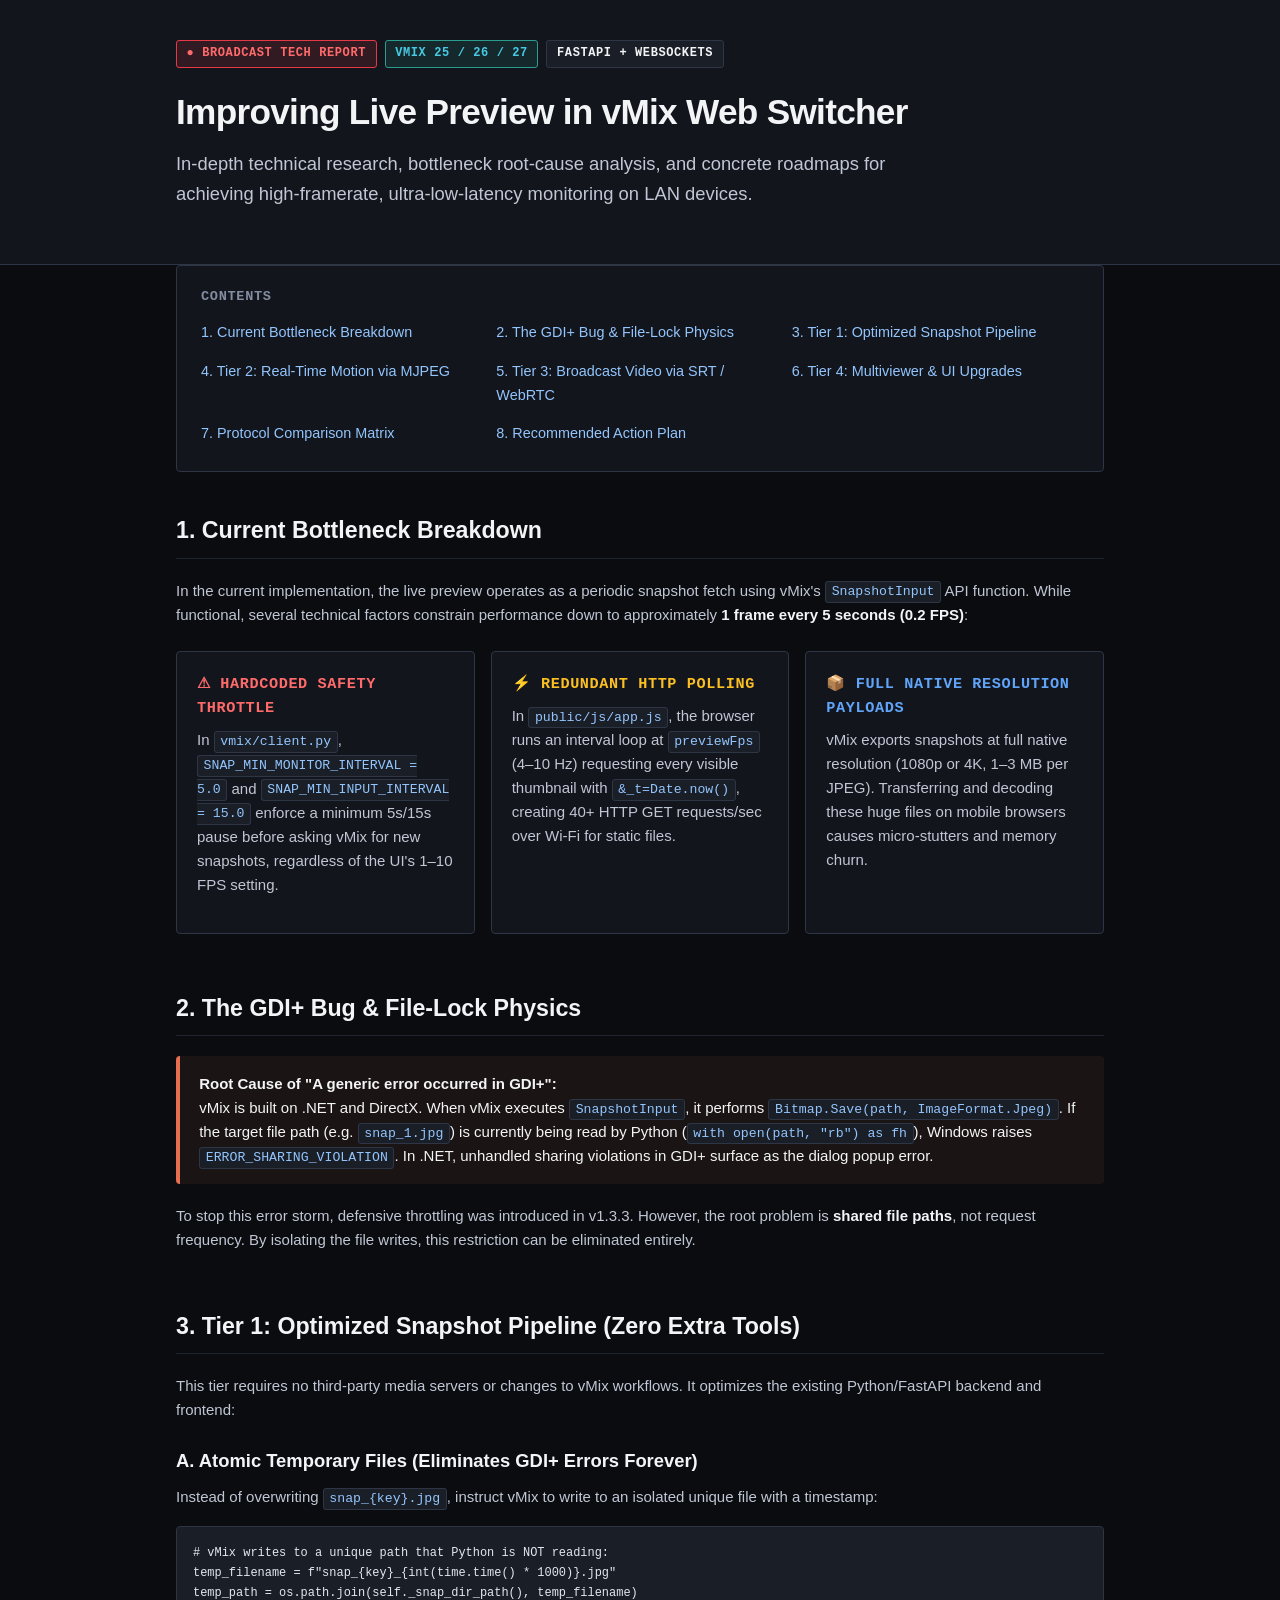
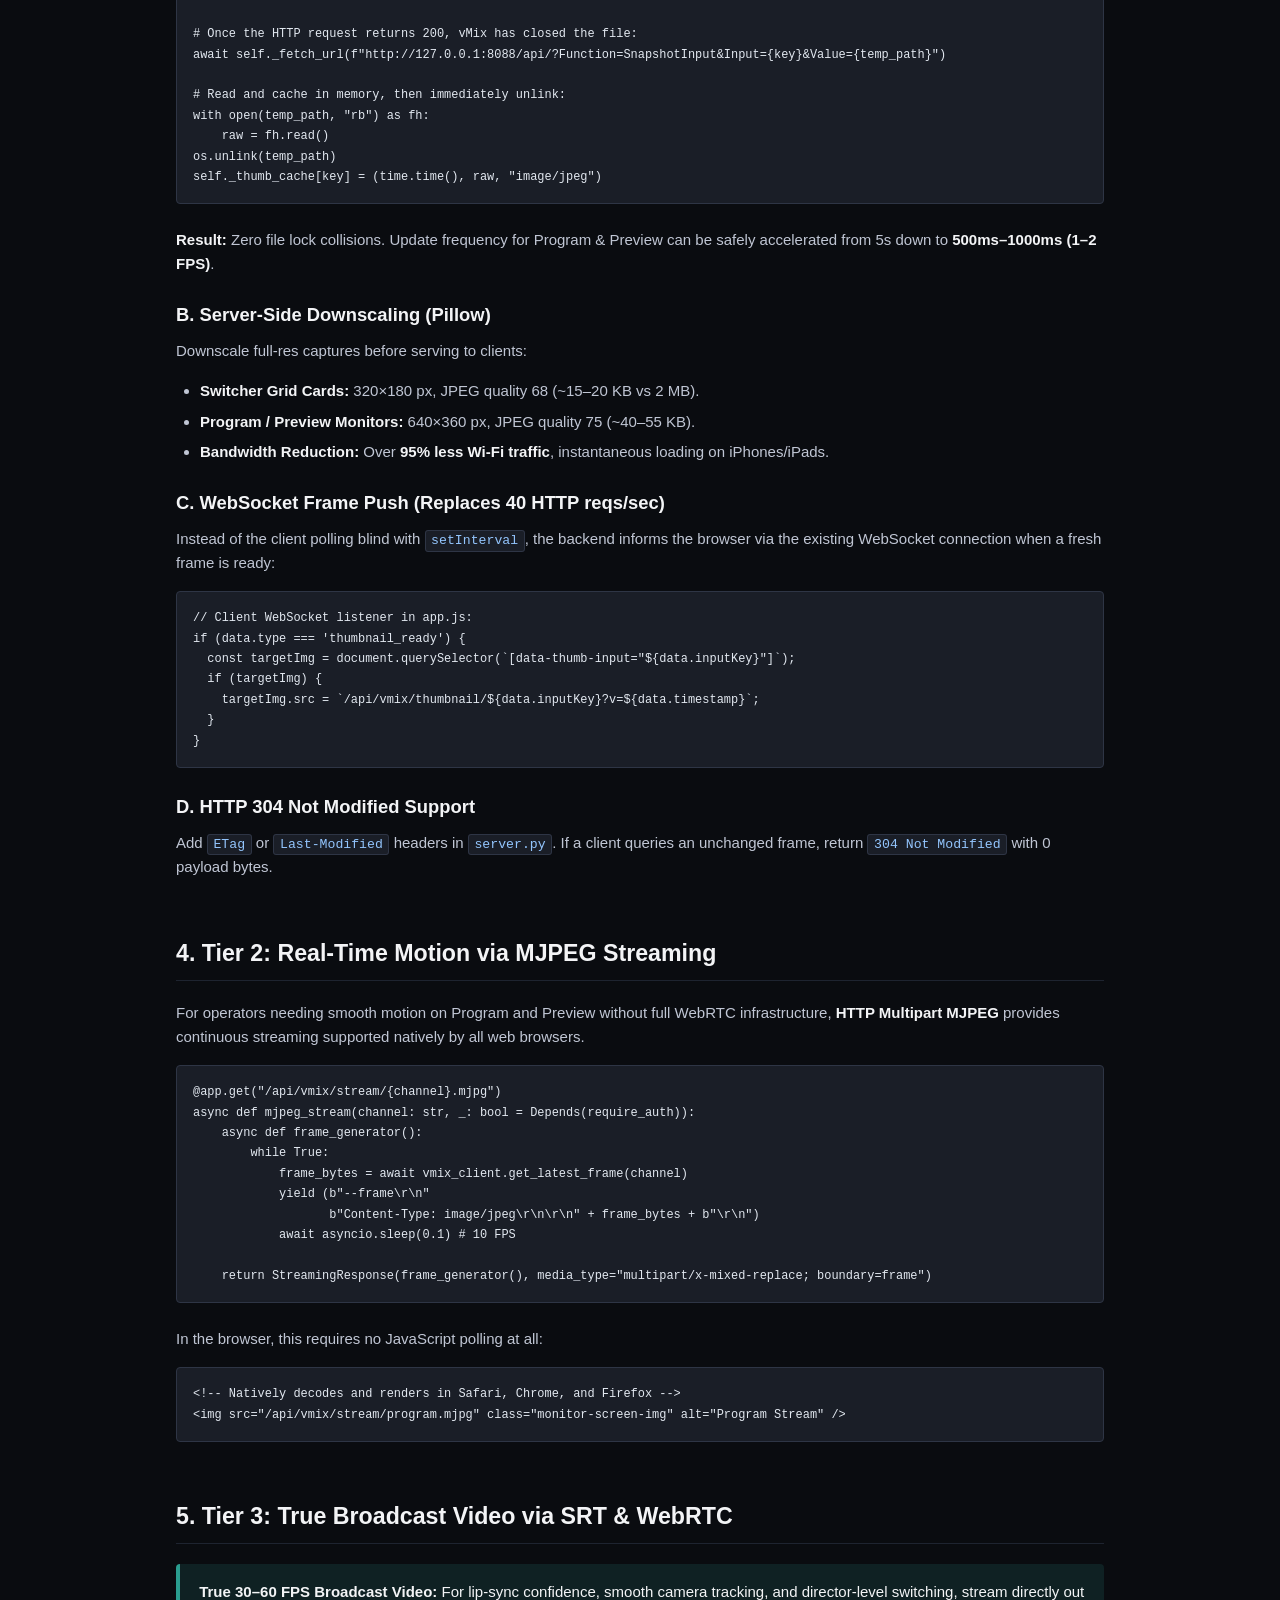
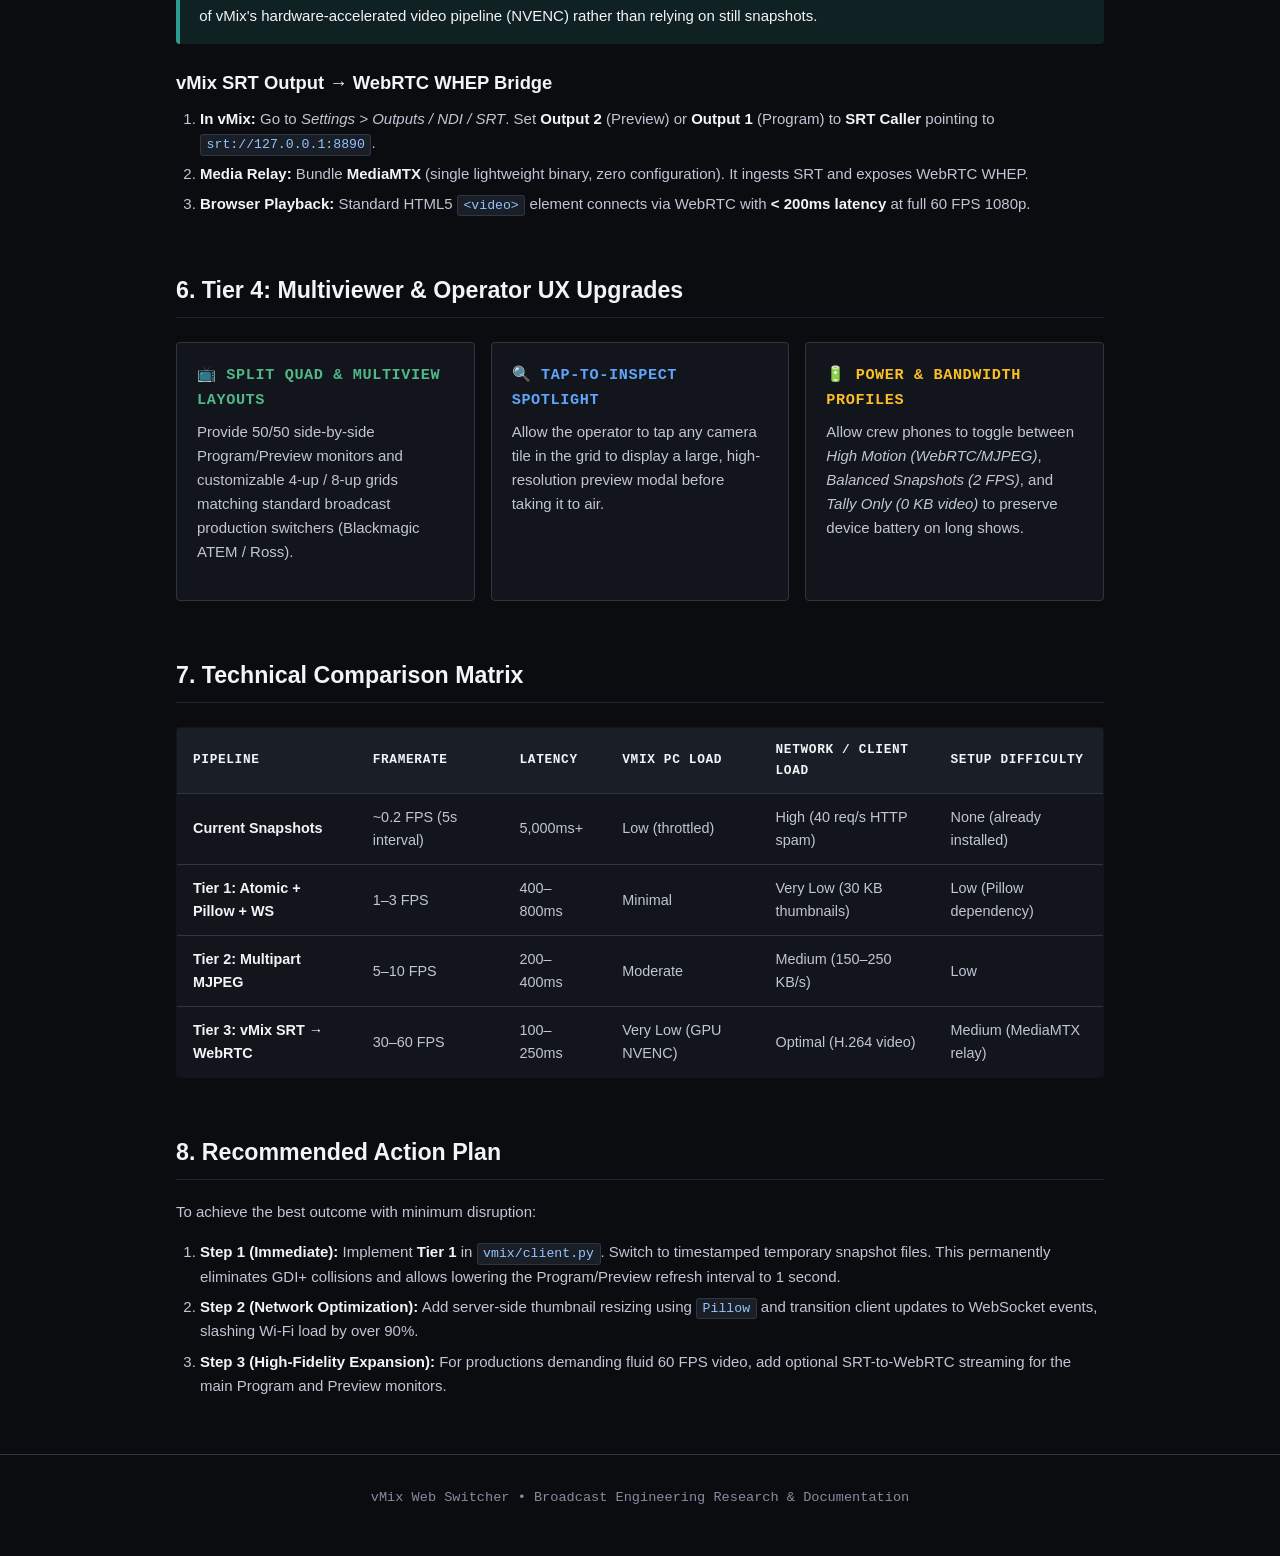
<file: public/live-preview-research.html>
<!DOCTYPE html>
<html lang="en">
<head>
  <meta charset="UTF-8">
  <meta name="viewport" content="width=device-width, initial-scale=1.0">
  <title>vMix Web Switcher — Live Preview Research & Architecture Guide</title>
  <style>
    :root {
      --bg-0: #0a0c10;
      --bg-1: #12151c;
      --bg-2: #1a1e27;
      --bg-3: #242936;
      --line: #2e3545;
      --line-subtle: #1e2430;
      --ink-1: #f3f4f6;
      --ink-2: #c0c6d4;
      --ink-3: #848da0;
      --live: #e63946;
      --live-bg: rgba(230, 57, 70, 0.15);
      --next: #2a9d8f;
      --next-bg: rgba(42, 157, 143, 0.15);
      --accent: #3b82f6;
      --accent-bg: rgba(59, 130, 246, 0.15);
      --warn: #e76f51;
      --mono: ui-monospace, "SFMono-Regular", "Menlo", "Consolas", monospace;
      --font: -apple-system, BlinkMacSystemFont, "Segoe UI", Roboto, "Helvetica Neue", sans-serif;
    }

    * { box-sizing: border-box; margin: 0; padding: 0; }

    body {
      background-color: var(--bg-0);
      color: var(--ink-1);
      font-family: var(--font);
      font-size: 15px;
      line-height: 1.6;
      padding: 0;
    }

    header {
      background: var(--bg-1);
      border-bottom: 1px solid var(--line);
      padding: 2.5rem 1.5rem;
    }

    .container {
      max-width: 960px;
      margin: 0 auto;
      padding: 0 1rem;
    }

    .badge-bar {
      display: flex;
      gap: 0.5rem;
      align-items: center;
      margin-bottom: 1rem;
      flex-wrap: wrap;
    }

    .badge {
      display: inline-flex;
      align-items: center;
      gap: 0.4rem;
      padding: 0.2rem 0.6rem;
      font-size: 0.75rem;
      font-weight: 700;
      font-family: var(--mono);
      text-transform: uppercase;
      letter-spacing: 0.05em;
      border-radius: 3px;
      border: 1px solid var(--line);
      background: var(--bg-2);
    }

    .badge-live {
      background: var(--live-bg);
      border-color: var(--live);
      color: #ff6b6b;
    }

    .badge-next {
      background: var(--next-bg);
      border-color: var(--next);
      color: #48cae4;
    }

    h1 {
      font-size: 2.2rem;
      font-weight: 800;
      letter-spacing: -0.02em;
      margin-bottom: 0.6rem;
      color: var(--ink-1);
    }

    .lead {
      font-size: 1.15rem;
      color: var(--ink-2);
      max-width: 780px;
    }

    main {
      padding: 2.5rem 0 5rem 0;
    }

    section {
      margin-bottom: 3.5rem;
    }

    h2 {
      font-size: 1.45rem;
      font-weight: 750;
      color: var(--ink-1);
      margin-bottom: 1.25rem;
      padding-bottom: 0.5rem;
      border-bottom: 1px solid var(--line-subtle);
      display: flex;
      align-items: center;
      gap: 0.6rem;
    }

    h3 {
      font-size: 1.15rem;
      font-weight: 700;
      color: var(--ink-1);
      margin: 1.5rem 0 0.6rem 0;
    }

    p {
      margin-bottom: 1rem;
      color: var(--ink-2);
    }

    strong {
      color: var(--ink-1);
    }

    ul, ol {
      margin-left: 1.5rem;
      margin-bottom: 1.25rem;
      color: var(--ink-2);
    }

    li {
      margin-bottom: 0.4rem;
    }

    .card-grid {
      display: grid;
      grid-template-columns: repeat(auto-fit, minmax(280px, 1fr));
      gap: 1rem;
      margin: 1.5rem 0;
    }

    .card {
      background: var(--bg-1);
      border: 1px solid var(--line);
      border-radius: 4px;
      padding: 1.25rem;
    }

    .card-title {
      font-size: 0.95rem;
      font-weight: 700;
      text-transform: uppercase;
      letter-spacing: 0.04em;
      margin-bottom: 0.5rem;
      font-family: var(--mono);
      display: flex;
      align-items: center;
      gap: 0.4rem;
    }

    .card-title.red { color: #ff6b6b; }
    .card-title.green { color: #52b788; }
    .card-title.blue { color: #60a5fa; }
    .card-title.amber { color: #fbbf24; }

    pre {
      background: var(--bg-2);
      border: 1px solid var(--line);
      border-radius: 4px;
      padding: 1rem;
      overflow-x: auto;
      font-family: var(--mono);
      font-size: 0.85rem;
      color: #e2e8f0;
      margin: 1rem 0 1.5rem 0;
      line-height: 1.5;
    }

    code {
      font-family: var(--mono);
      font-size: 0.88em;
      background: var(--bg-2);
      padding: 0.15rem 0.35rem;
      border-radius: 3px;
      border: 1px solid var(--line);
      color: #93c5fd;
    }

    pre code {
      background: transparent;
      padding: 0;
      border: none;
      color: inherit;
    }

    table {
      width: 100%;
      border-collapse: collapse;
      margin: 1.5rem 0;
      background: var(--bg-1);
      border: 1px solid var(--line);
      border-radius: 4px;
      overflow: hidden;
    }

    th, td {
      padding: 0.75rem 1rem;
      text-align: left;
      border-bottom: 1px solid var(--line);
      font-size: 0.9rem;
    }

    th {
      background: var(--bg-2);
      color: var(--ink-1);
      font-weight: 700;
      font-family: var(--mono);
      font-size: 0.8rem;
      text-transform: uppercase;
      letter-spacing: 0.05em;
    }

    td {
      color: var(--ink-2);
    }

    tr:last-child td {
      border-bottom: none;
    }

    .alert {
      padding: 1rem 1.2rem;
      border-radius: 4px;
      border-left: 4px solid var(--accent);
      background: var(--bg-1);
      margin: 1.25rem 0;
    }

    .alert-warn {
      border-left-color: var(--warn);
      background: rgba(231, 111, 81, 0.08);
    }

    .alert-success {
      border-left-color: var(--next);
      background: var(--next-bg);
    }

    .nav-toc {
      background: var(--bg-1);
      border: 1px solid var(--line);
      border-radius: 4px;
      padding: 1.25rem 1.5rem;
      margin-bottom: 2.5rem;
    }

    .nav-toc h4 {
      font-size: 0.85rem;
      text-transform: uppercase;
      font-family: var(--mono);
      letter-spacing: 0.05em;
      margin-bottom: 0.75rem;
      color: var(--ink-3);
    }

    .nav-toc ul {
      list-style: none;
      margin-left: 0;
      margin-bottom: 0;
      display: grid;
      grid-template-columns: repeat(auto-fit, minmax(240px, 1fr));
      gap: 0.5rem;
    }

    .nav-toc a {
      color: #93c5fd;
      text-decoration: none;
      font-size: 0.9rem;
    }

    .nav-toc a:hover {
      text-decoration: underline;
    }

    footer {
      border-top: 1px solid var(--line);
      padding: 2rem 0;
      text-align: center;
      color: var(--ink-3);
      font-size: 0.85rem;
      font-family: var(--mono);
    }
  </style>
</head>
<body>

<header>
  <div class="container">
    <div class="badge-bar">
      <span class="badge badge-live">● BROADCAST TECH REPORT</span>
      <span class="badge badge-next">vMix 25 / 26 / 27</span>
      <span class="badge">FASTAPI + WEBSOCKETS</span>
    </div>
    <h1>Improving Live Preview in vMix Web Switcher</h1>
    <p class="lead">In-depth technical research, bottleneck root-cause analysis, and concrete roadmaps for achieving high-framerate, ultra-low-latency monitoring on LAN devices.</p>
  </div>
</header>

<main class="container">
  <!-- Table of Contents -->
  <nav class="nav-toc">
    <h4>Contents</h4>
    <ul>
      <li><a href="#section-1">1. Current Bottleneck Breakdown</a></li>
      <li><a href="#section-2">2. The GDI+ Bug & File-Lock Physics</a></li>
      <li><a href="#section-3">3. Tier 1: Optimized Snapshot Pipeline</a></li>
      <li><a href="#section-4">4. Tier 2: Real-Time Motion via MJPEG</a></li>
      <li><a href="#section-5">5. Tier 3: Broadcast Video via SRT / WebRTC</a></li>
      <li><a href="#section-6">6. Tier 4: Multiviewer & UI Upgrades</a></li>
      <li><a href="#section-7">7. Protocol Comparison Matrix</a></li>
      <li><a href="#section-8">8. Recommended Action Plan</a></li>
    </ul>
  </nav>

  <!-- Section 1 -->
  <section id="#section-1">
    <h2>1. Current Bottleneck Breakdown</h2>
    <p>In the current implementation, the live preview operates as a periodic snapshot fetch using vMix's <code>SnapshotInput</code> API function. While functional, several technical factors constrain performance down to approximately <strong>1 frame every 5 seconds (0.2 FPS)</strong>:</p>

    <div class="card-grid">
      <div class="card">
        <div class="card-title red">⚠ Hardcoded Safety Throttle</div>
        <p>In <code>vmix/client.py</code>, <code>SNAP_MIN_MONITOR_INTERVAL = 5.0</code> and <code>SNAP_MIN_INPUT_INTERVAL = 15.0</code> enforce a minimum 5s/15s pause before asking vMix for new snapshots, regardless of the UI's 1–10 FPS setting.</p>
      </div>

      <div class="card">
        <div class="card-title amber">⚡ Redundant HTTP Polling</div>
        <p>In <code>public/js/app.js</code>, the browser runs an interval loop at <code>previewFps</code> (4–10 Hz) requesting every visible thumbnail with <code>&_t=Date.now()</code>, creating 40+ HTTP GET requests/sec over Wi-Fi for static files.</p>
      </div>

      <div class="card">
        <div class="card-title blue">📦 Full Native Resolution Payloads</div>
        <p>vMix exports snapshots at full native resolution (1080p or 4K, 1–3 MB per JPEG). Transferring and decoding these huge files on mobile browsers causes micro-stutters and memory churn.</p>
      </div>
    </div>
  </section>

  <!-- Section 2 -->
  <section id="section-2">
    <h2>2. The GDI+ Bug & File-Lock Physics</h2>
    <div class="alert alert-warn">
      <strong>Root Cause of "A generic error occurred in GDI+":</strong><br>
      vMix is built on .NET and DirectX. When vMix executes <code>SnapshotInput</code>, it performs <code>Bitmap.Save(path, ImageFormat.Jpeg)</code>. If the target file path (e.g. <code>snap_1.jpg</code>) is currently being read by Python (<code>with open(path, "rb") as fh</code>), Windows raises <code>ERROR_SHARING_VIOLATION</code>. In .NET, unhandled sharing violations in GDI+ surface as the dialog popup error.
    </div>

    <p>To stop this error storm, defensive throttling was introduced in v1.3.3. However, the root problem is <strong>shared file paths</strong>, not request frequency. By isolating the file writes, this restriction can be eliminated entirely.</p>
  </section>

  <!-- Section 3 -->
  <section id="section-3">
    <h2>3. Tier 1: Optimized Snapshot Pipeline (Zero Extra Tools)</h2>
    <p>This tier requires no third-party media servers or changes to vMix workflows. It optimizes the existing Python/FastAPI backend and frontend:</p>

    <h3>A. Atomic Temporary Files (Eliminates GDI+ Errors Forever)</h3>
    <p>Instead of overwriting <code>snap_{key}.jpg</code>, instruct vMix to write to an isolated unique file with a timestamp:</p>
    <pre><code># vMix writes to a unique path that Python is NOT reading:
temp_filename = f"snap_{key}_{int(time.time() * 1000)}.jpg"
temp_path = os.path.join(self._snap_dir_path(), temp_filename)

# Once the HTTP request returns 200, vMix has closed the file:
await self._fetch_url(f"http://127.0.0.1:8088/api/?Function=SnapshotInput&Input={key}&Value={temp_path}")

# Read and cache in memory, then immediately unlink:
with open(temp_path, "rb") as fh:
    raw = fh.read()
os.unlink(temp_path)
self._thumb_cache[key] = (time.time(), raw, "image/jpeg")</code></pre>
    <p><strong>Result:</strong> Zero file lock collisions. Update frequency for Program & Preview can be safely accelerated from 5s down to <strong>500ms–1000ms (1–2 FPS)</strong>.</p>

    <h3>B. Server-Side Downscaling (Pillow)</h3>
    <p>Downscale full-res captures before serving to clients:</p>
    <ul>
      <li><strong>Switcher Grid Cards:</strong> 320×180 px, JPEG quality 68 (~15–20 KB vs 2 MB).</li>
      <li><strong>Program / Preview Monitors:</strong> 640×360 px, JPEG quality 75 (~40–55 KB).</li>
      <li><strong>Bandwidth Reduction:</strong> Over <strong>95% less Wi-Fi traffic</strong>, instantaneous loading on iPhones/iPads.</li>
    </ul>

    <h3>C. WebSocket Frame Push (Replaces 40 HTTP reqs/sec)</h3>
    <p>Instead of the client polling blind with <code>setInterval</code>, the backend informs the browser via the existing WebSocket connection when a fresh frame is ready:</p>
    <pre><code>// Client WebSocket listener in app.js:
if (data.type === 'thumbnail_ready') {
  const targetImg = document.querySelector(`[data-thumb-input="${data.inputKey}"]`);
  if (targetImg) {
    targetImg.src = `/api/vmix/thumbnail/${data.inputKey}?v=${data.timestamp}`;
  }
}</code></pre>

    <h3>D. HTTP 304 Not Modified Support</h3>
    <p>Add <code>ETag</code> or <code>Last-Modified</code> headers in <code>server.py</code>. If a client queries an unchanged frame, return <code>304 Not Modified</code> with 0 payload bytes.</p>
  </section>

  <!-- Section 4 -->
  <section id="section-4">
    <h2>4. Tier 2: Real-Time Motion via MJPEG Streaming</h2>
    <p>For operators needing smooth motion on Program and Preview without full WebRTC infrastructure, <strong>HTTP Multipart MJPEG</strong> provides continuous streaming supported natively by all web browsers.</p>

    <pre><code>@app.get("/api/vmix/stream/{channel}.mjpg")
async def mjpeg_stream(channel: str, _: bool = Depends(require_auth)):
    async def frame_generator():
        while True:
            frame_bytes = await vmix_client.get_latest_frame(channel)
            yield (b"--frame\r\n"
                   b"Content-Type: image/jpeg\r\n\r\n" + frame_bytes + b"\r\n")
            await asyncio.sleep(0.1) # 10 FPS

    return StreamingResponse(frame_generator(), media_type="multipart/x-mixed-replace; boundary=frame")</code></pre>

    <p>In the browser, this requires no JavaScript polling at all:</p>
    <pre><code>&lt;!-- Natively decodes and renders in Safari, Chrome, and Firefox --&gt;
&lt;img src="/api/vmix/stream/program.mjpg" class="monitor-screen-img" alt="Program Stream" /&gt;</code></pre>
  </section>

  <!-- Section 5 -->
  <section id="section-5">
    <h2>5. Tier 3: True Broadcast Video via SRT & WebRTC</h2>
    <div class="alert alert-success">
      <strong>True 30–60 FPS Broadcast Video:</strong> For lip-sync confidence, smooth camera tracking, and director-level switching, stream directly out of vMix's hardware-accelerated video pipeline (NVENC) rather than relying on still snapshots.
    </div>

    <h3>vMix SRT Output → WebRTC WHEP Bridge</h3>
    <ol>
      <li><strong>In vMix:</strong> Go to <em>Settings &gt; Outputs / NDI / SRT</em>. Set <strong>Output 2</strong> (Preview) or <strong>Output 1</strong> (Program) to <strong>SRT Caller</strong> pointing to <code>srt://127.0.0.1:8890</code>.</li>
      <li><strong>Media Relay:</strong> Bundle <strong>MediaMTX</strong> (single lightweight binary, zero configuration). It ingests SRT and exposes WebRTC WHEP.</li>
      <li><strong>Browser Playback:</strong> Standard HTML5 <code>&lt;video&gt;</code> element connects via WebRTC with <strong>&lt; 200ms latency</strong> at full 60 FPS 1080p.</li>
    </ol>
  </section>

  <!-- Section 6 -->
  <section id="section-6">
    <h2>6. Tier 4: Multiviewer & Operator UX Upgrades</h2>
    <div class="card-grid">
      <div class="card">
        <div class="card-title green">📺 Split Quad & Multiview Layouts</div>
        <p>Provide 50/50 side-by-side Program/Preview monitors and customizable 4-up / 8-up grids matching standard broadcast production switchers (Blackmagic ATEM / Ross).</p>
      </div>

      <div class="card">
        <div class="card-title blue">🔍 Tap-to-Inspect Spotlight</div>
        <p>Allow the operator to tap any camera tile in the grid to display a large, high-resolution preview modal before taking it to air.</p>
      </div>

      <div class="card">
        <div class="card-title amber">🔋 Power & Bandwidth Profiles</div>
        <p>Allow crew phones to toggle between <em>High Motion (WebRTC/MJPEG)</em>, <em>Balanced Snapshots (2 FPS)</em>, and <em>Tally Only (0 KB video)</em> to preserve device battery on long shows.</p>
      </div>
    </div>
  </section>

  <!-- Section 7 -->
  <section id="section-7">
    <h2>7. Technical Comparison Matrix</h2>
    <table>
      <thead>
        <tr>
          <th>Pipeline</th>
          <th>Framerate</th>
          <th>Latency</th>
          <th>vMix PC Load</th>
          <th>Network / Client Load</th>
          <th>Setup Difficulty</th>
        </tr>
      </thead>
      <tbody>
        <tr>
          <td><strong>Current Snapshots</strong></td>
          <td>~0.2 FPS (5s interval)</td>
          <td>5,000ms+</td>
          <td>Low (throttled)</td>
          <td>High (40 req/s HTTP spam)</td>
          <td>None (already installed)</td>
        </tr>
        <tr>
          <td><strong>Tier 1: Atomic + Pillow + WS</strong></td>
          <td>1–3 FPS</td>
          <td>400–800ms</td>
          <td>Minimal</td>
          <td>Very Low (30 KB thumbnails)</td>
          <td>Low (Pillow dependency)</td>
        </tr>
        <tr>
          <td><strong>Tier 2: Multipart MJPEG</strong></td>
          <td>5–10 FPS</td>
          <td>200–400ms</td>
          <td>Moderate</td>
          <td>Medium (150–250 KB/s)</td>
          <td>Low</td>
        </tr>
        <tr>
          <td><strong>Tier 3: vMix SRT → WebRTC</strong></td>
          <td>30–60 FPS</td>
          <td>100–250ms</td>
          <td>Very Low (GPU NVENC)</td>
          <td>Optimal (H.264 video)</td>
          <td>Medium (MediaMTX relay)</td>
        </tr>
      </tbody>
    </table>
  </section>

  <!-- Section 8 -->
  <section id="section-8">
    <h2>8. Recommended Action Plan</h2>
    <p>To achieve the best outcome with minimum disruption:</p>
    <ol>
      <li><strong>Step 1 (Immediate):</strong> Implement <strong>Tier 1</strong> in <code>vmix/client.py</code>. Switch to timestamped temporary snapshot files. This permanently eliminates GDI+ collisions and allows lowering the Program/Preview refresh interval to 1 second.</li>
      <li><strong>Step 2 (Network Optimization):</strong> Add server-side thumbnail resizing using <code>Pillow</code> and transition client updates to WebSocket events, slashing Wi-Fi load by over 90%.</li>
      <li><strong>Step 3 (High-Fidelity Expansion):</strong> For productions demanding fluid 60 FPS video, add optional SRT-to-WebRTC streaming for the main Program and Preview monitors.</li>
    </ol>
  </section>
</main>

<footer>
  <div class="container">
    vMix Web Switcher • Broadcast Engineering Research & Documentation
  </div>
</footer>

</body>
</html>
</file>
